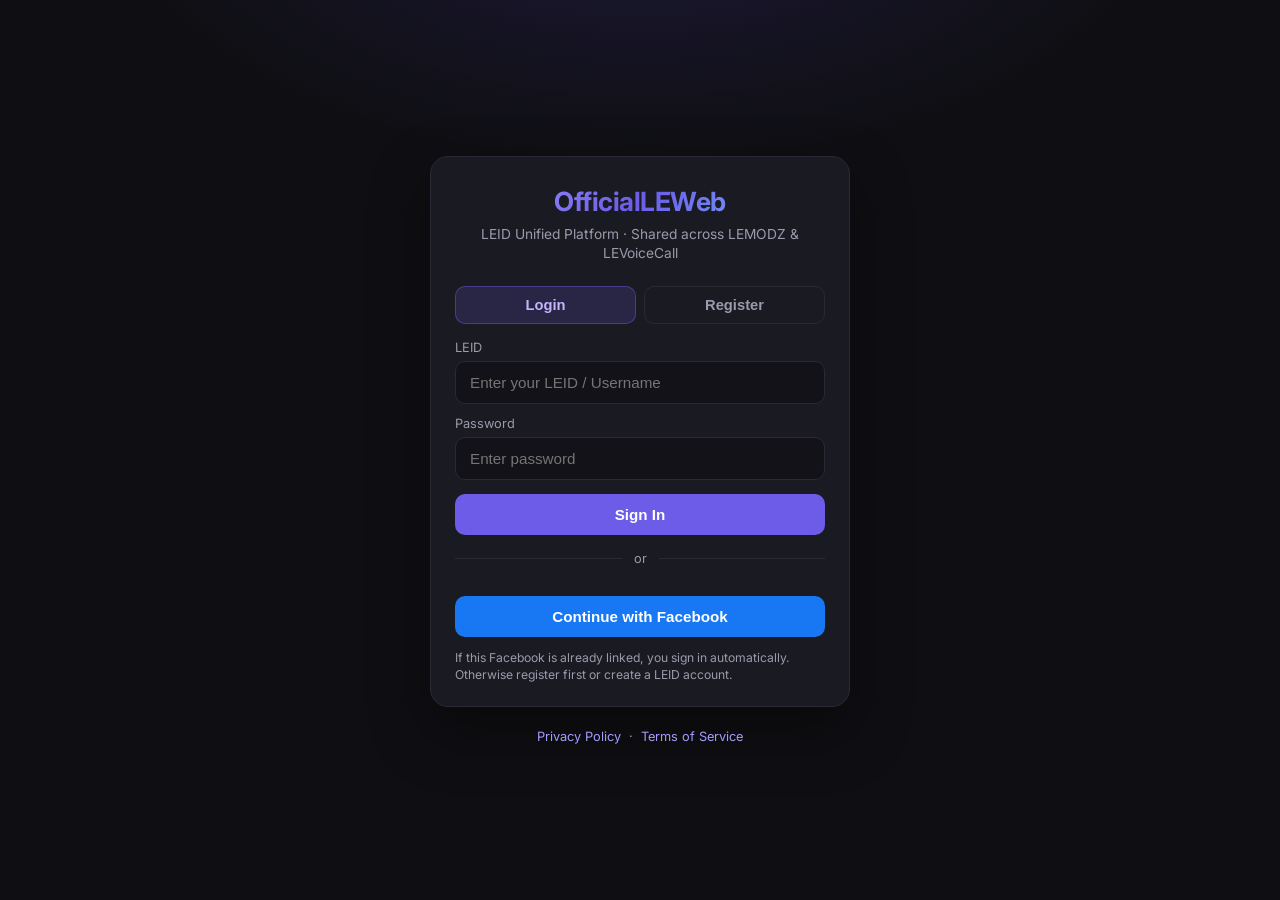
<file: index.html>
<!DOCTYPE html>
<html lang="en">
<head>
  <meta charset="UTF-8" />
  <meta name="viewport" content="width=device-width, initial-scale=1.0" />
  <title>OfficialLEWeb – LEID Login / Register</title>
  <link rel="stylesheet" href="styles.css" />
  <link rel="preconnect" href="https://fonts.googleapis.com" />
  <link href="https://fonts.googleapis.com/css2?family=Inter:wght@400;500;600;700&display=swap" rel="stylesheet" />
</head>
<body>
  <div class="auth-container">
    <div class="brand">
      <h1 class="brand-title">OfficialLEWeb</h1>
      <p>LEID Unified Platform · Shared across LEMODZ &amp; LEVoiceCall</p>
    </div>
    <div class="tabs">
      <button type="button" id="tab-login" class="tab active" onclick="showTab('login')">Login</button>
      <button type="button" id="tab-register" class="tab" onclick="showTab('register')">Register</button>
    </div>
    <div id="login-panel" class="panel active">
      <form id="login-form" onsubmit="handleLogin(event)">
        <label for="login-leid">LEID</label>
        <input type="text" id="login-leid" placeholder="Enter your LEID / Username" required autocomplete="username" />
        <label for="login-password">Password</label>
        <input type="password" id="login-password" placeholder="Enter password" required autocomplete="current-password" />
        <button type="submit" class="btn primary">Sign In</button>
      </form>
      <div class="divider"><span>or</span></div>
      <button type="button" class="btn facebook" onclick="handleFacebookLogin()">Continue with Facebook</button>
      <p class="hint">If this Facebook is already linked, you sign in automatically. Otherwise register first or create a LEID account.</p>
    </div>
    <div id="register-panel" class="panel">
      <form id="register-form" onsubmit="handleRegister(event)">
        <label for="reg-leid">LEID / Username</label>
        <input type="text" id="reg-leid" placeholder="Choose your LEID / Username" required autocomplete="username" />
        <label for="reg-password">Password</label>
        <input type="password" id="reg-password" placeholder="Create a password" required autocomplete="new-password" minlength="4" />
        <label for="reg-confirm">Confirm Password</label>
        <input type="password" id="reg-confirm" placeholder="Confirm password" required autocomplete="new-password" minlength="4" />
        <button type="submit" class="btn primary">Create Account</button>
      </form>
      <div class="divider"><span>or</span></div>
      <button type="button" class="btn facebook" onclick="handleFacebookRegister()">Sign up using Facebook</button>
      <p class="hint">Facebook name becomes your LEID. Same account works on LEVoiceCall and LEMODZ.</p>
    </div>
    <div id="message" class="message" hidden></div>
  </div>
  <p class="footer-links">
    <a href="main/Privacy.html">Privacy Policy</a>
    &nbsp;·&nbsp;
    <a href="main/ToS.html">Terms of Service</a>
  </p>
  <script>
    window.fbAsyncInit = function () {
      FB.init({ appId: "2338993963576572", cookie: true, xfbml: false, version: "v21.0" });
      FB.AppEvents.logPageView();
      window.fbReady = true;
    };
    (function (d, s, id) {
      var js, fjs = d.getElementsByTagName(s)[0];
      if (d.getElementById(id)) return;
      js = d.createElement(s); js.id = id;
      js.src = "https://connect.facebook.net/en_US/sdk.js";
      fjs.parentNode.insertBefore(js, fjs);
    }(document, "script", "facebook-jssdk"));
  </script>
  <script src="auth.js"></script>
</body>
</html>
</file>
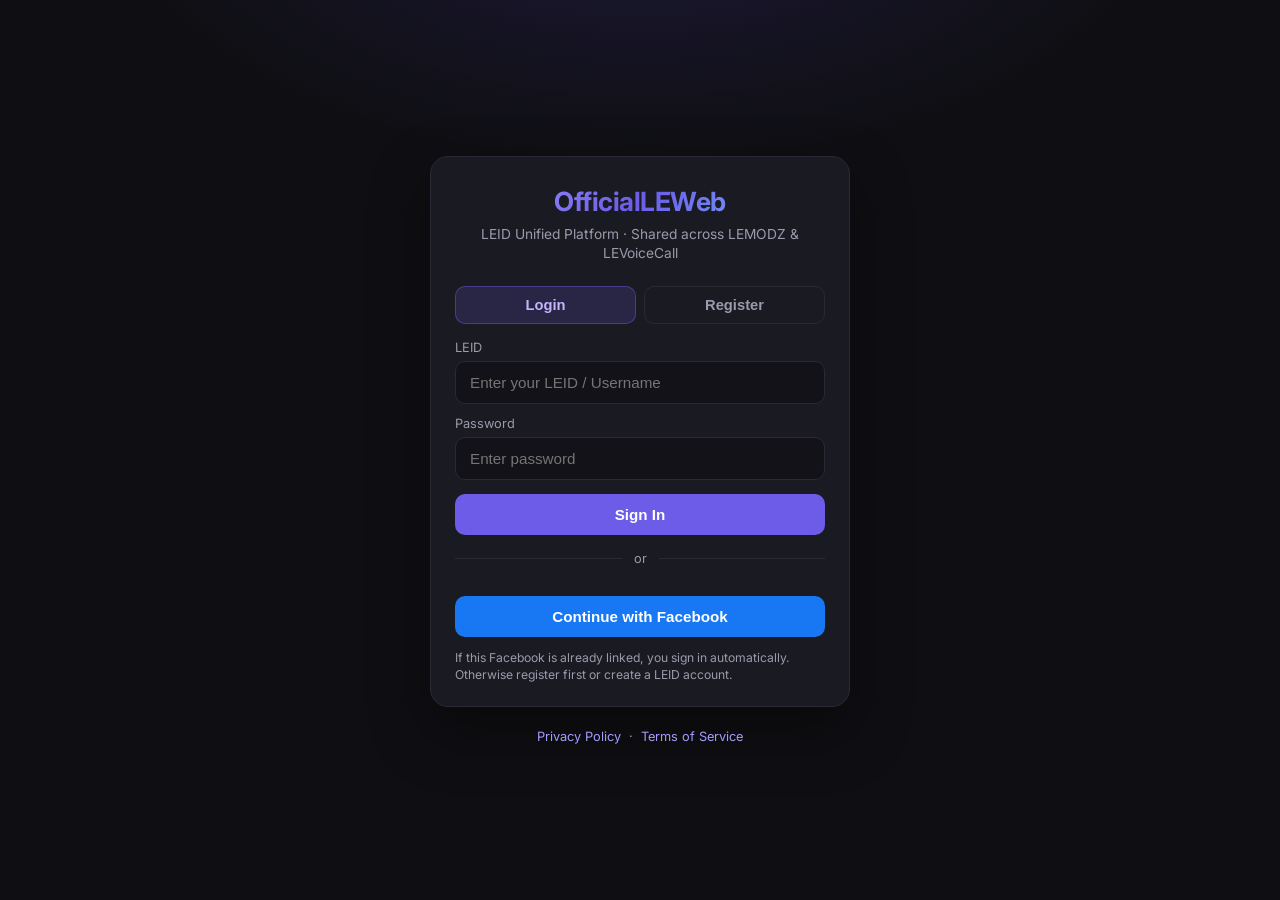
<file: main/Main.html>
<!DOCTYPE html>
<html lang="en">
<head>
  <meta charset="UTF-8" />
  <meta name="viewport" content="width=device-width, initial-scale=1.0" />
  <title>Dashboard – OfficialLEWeb</title>
  <link rel="stylesheet" href="/styles.css" />
  <link href="https://fonts.googleapis.com/css2?family=Inter:wght@400;500;600;700&display=swap" rel="stylesheet" />
</head>
<body class="dash-body">
  <header class="top-nav">
    <button type="button" class="icon-btn" id="menu-btn" aria-label="Open menu">☰</button>
    <div class="nav-title">OfficialLEWeb</div>
    <button type="button" class="profile-chip" id="profile-btn" aria-label="Profile">
      <span id="nav-leid">…</span>
    </button>
  </header>
  <div class="side-overlay" id="side-overlay"></div>
  <aside class="side-menu" id="side-menu" aria-hidden="true">
    <p style="font-weight:700;margin-bottom:12px;color:#c4b5fd">Menu</p>
    <a class="side-link active" href="Main.html">Home</a>
    <a class="side-link" href="#about" id="link-about">About</a>
    <a class="side-link" href="Privacy.html">Privacy Policy</a>
    <a class="side-link" href="ToS.html">Terms of Service</a>
    <button type="button" class="side-link danger" id="menu-logout">Logout</button>
  </aside>
  <main class="dash-main">
    <h1 class="welcome">Welcome, <span id="welcome-leid">LEID</span></h1>
    <p style="color:var(--muted);font-size:0.9rem;margin-bottom:8px">LEID Unified Platform · LEAI / LEStudio</p>
    <section class="section-card" id="sec-levc">
      <h3>LEVoiceCall <span class="badge off" id="badge-levc">Not Connected</span></h3>
      <p style="color:var(--muted);font-size:0.88rem">Independent voice &amp; video rooms.</p>
      <a class="btn-sm" href="https://le-voice-call.vercel.app/" target="_blank" rel="noopener">Open LEVoiceCall</a>
      <button type="button" class="btn-sm primary" id="btn-connect-levc">Connect LEID to LEVoiceCall</button>
      <a class="btn-sm" href="https://le-voice-call.vercel.app/main/main.html" target="_blank" rel="noopener">Go to LEVoiceCall Main</a>
    </section>
    <section class="section-card" id="sec-lemodz">
      <h3>LEMODZ <span class="badge off" id="badge-lemodz">Not Connected</span></h3>
      <p style="color:var(--muted);font-size:0.88rem">Minecraft Bedrock mods library.</p>
      <a class="btn-sm" href="https://lemodz-official-site.vercel.app/main.html" target="_blank" rel="noopener">Open LEMODZ</a>
      <button type="button" class="btn-sm primary" id="btn-connect-lemodz">Connect LEID to LEMODZ</button>
    </section>
    <section class="section-card" id="about">
      <h3>About</h3>
      <p style="color:var(--muted);font-size:0.9rem;line-height:1.55">
        OfficialLEWeb is the LEID identity hub for LEStudio sites. One LEID works on LEMODZ and LEVoiceCall.
        Facebook Login uses Meta App <strong>LEID ACCOUNT</strong> (App ID <code>2338993963576572</code>).
        Same App ID is configured on all three sites for consistent identity. LEAI / LEStudio.
      </p>
    </section>
  </main>
  <div class="profile-modal" id="profile-modal" role="dialog" aria-label="Profile">
    <div class="profile-card">
      <h3 style="margin-bottom:10px">Profile</h3>
      <p><strong>LEID:</strong> <span id="p-leid">—</span></p>
      <p><strong>Facebook linked:</strong> <span id="p-fb">—</span></p>
      <p><strong>Facebook ID:</strong> <span id="p-fbid">—</span></p>
      <p><strong>LEVoiceCall:</strong> <span id="p-levc">—</span></p>
      <p><strong>LEMODZ:</strong> <span id="p-lemodz">—</span></p>
      <button type="button" class="btn primary" id="profile-close" style="margin-top:16px">Close</button>
      <button type="button" class="btn" id="profile-logout" style="margin-top:8px;background:transparent;border:1px solid var(--border);color:var(--error)">Logout</button>
    </div>
  </div>
  <script>
    (function () {
      function getSession() {
        try { return JSON.parse(localStorage.getItem("officialleweb_session") || "null"); } catch { return null; }
      }
      function clearSession() {
        localStorage.removeItem("officialleweb_session");
        localStorage.removeItem("leid_session");
        localStorage.removeItem("officialleweb_user");
      }
      function getLinks() {
        try { return JSON.parse(localStorage.getItem("officialleweb_links") || "{}"); } catch { return {}; }
      }
      function saveLinks(o) { localStorage.setItem("officialleweb_links", JSON.stringify(o)); }
      var session = getSession();
      if (!session || !session.leid) {
        window.location.replace("../index.html");
        return;
      }
      document.getElementById("nav-leid").textContent = session.leid;
      document.getElementById("welcome-leid").textContent = session.leid;
      document.getElementById("p-leid").textContent = session.leid;
      document.getElementById("p-fb").textContent = session.facebookId ? "Yes" : "No";
      document.getElementById("p-fbid").textContent = session.facebookId || "—";
      var links = getLinks();
      var key = String(session.leid).toLowerCase();
      if (!links[key]) links[key] = {};
      function refreshBadges() {
        var levc = !!(links[key] && links[key].levoicecall);
        var lemodz = !!(links[key] && links[key].lemodz);
        var b1 = document.getElementById("badge-levc");
        var b2 = document.getElementById("badge-lemodz");
        b1.textContent = levc ? "Connected" : "Not Connected";
        b1.className = "badge " + (levc ? "on" : "off");
        b2.textContent = lemodz ? "Connected" : "Not Connected";
        b2.className = "badge " + (lemodz ? "on" : "off");
        document.getElementById("p-levc").textContent = levc ? "Connected" : "Not Connected";
        document.getElementById("p-lemodz").textContent = lemodz ? "Connected" : "Not Connected";
      }
      refreshBadges();
      document.getElementById("btn-connect-levc").onclick = function () {
        links[key].levoicecall = true;
        links[key].facebookId = session.facebookId || links[key].facebookId || null;
        saveLinks(links);
        try {
          localStorage.setItem("levc_leid_link", JSON.stringify({
            leid: session.leid, facebookId: session.facebookId, linkedAt: new Date().toISOString(), site: "levoicecall"
          }));
        } catch (e) {}
        refreshBadges();
        alert("LEID linked to LEVoiceCall on this device. Open LEVoiceCall and use Continue with LEID if needed.");
      };
      document.getElementById("btn-connect-lemodz").onclick = function () {
        links[key].lemodz = true;
        links[key].facebookId = session.facebookId || links[key].facebookId || null;
        saveLinks(links);
        refreshBadges();
        alert("LEID linked to LEMODZ on this device. Open LEMODZ and use Continue with OfficialLEWeb LEID.");
      };
      function openMenu() {
        document.getElementById("side-menu").classList.add("open");
        document.getElementById("side-overlay").classList.add("show");
      }
      function closeMenu() {
        document.getElementById("side-menu").classList.remove("open");
        document.getElementById("side-overlay").classList.remove("show");
      }
      document.getElementById("menu-btn").onclick = openMenu;
      document.getElementById("side-overlay").onclick = closeMenu;
      function doLogout() {
        clearSession();
        try { if (typeof FB !== "undefined" && FB.getAuthResponse()) FB.logout(function () {}); } catch (e) {}
        window.location.replace("../index.html");
      }
      document.getElementById("menu-logout").onclick = doLogout;
      document.getElementById("profile-logout").onclick = doLogout;
      document.getElementById("profile-btn").onclick = function () {
        document.getElementById("profile-modal").classList.add("show");
      };
      document.getElementById("profile-close").onclick = function () {
        document.getElementById("profile-modal").classList.remove("show");
      };
    })();
  </script>
</body>
</html>
</file>
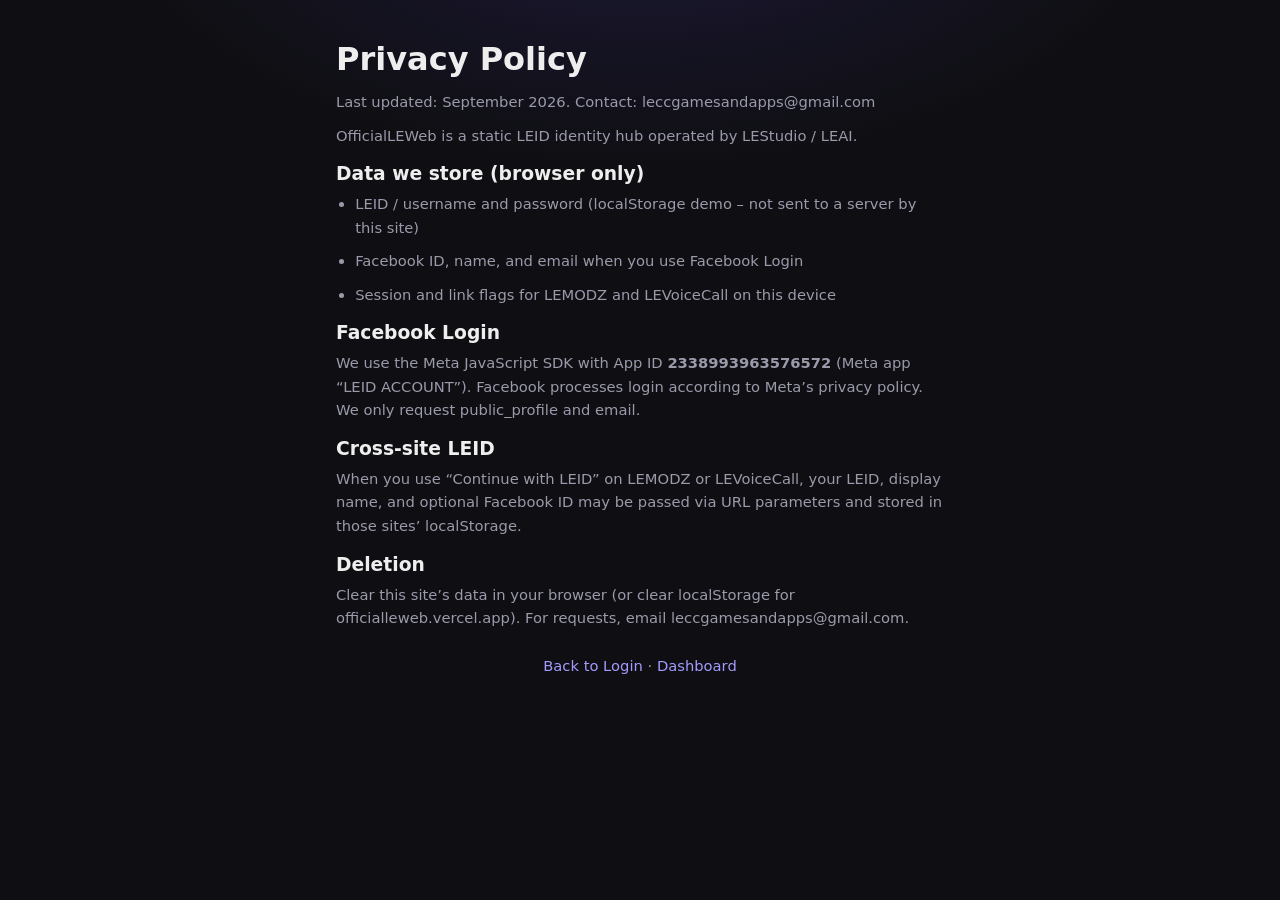
<file: main/Privacy.html>
<!DOCTYPE html>
<html lang="en">
<head>
  <meta charset="UTF-8" />
  <meta name="viewport" content="width=device-width, initial-scale=1.0" />
  <title>Privacy Policy – OfficialLEWeb</title>
  <link rel="stylesheet" href="/styles.css" />
</head>
<body class="dash-body">
  <div class="legal-wrap">
    <h1>Privacy Policy</h1>
    <p>Last updated: September 2026. Contact: leccgamesandapps@gmail.com</p>
    <p>OfficialLEWeb is a static LEID identity hub operated by LEStudio / LEAI.</p>
    <h3 style="margin:16px 0 8px;color:#eee">Data we store (browser only)</h3>
    <ul>
      <li>LEID / username and password (localStorage demo – not sent to a server by this site)</li>
      <li>Facebook ID, name, and email when you use Facebook Login</li>
      <li>Session and link flags for LEMODZ and LEVoiceCall on this device</li>
    </ul>
    <h3 style="margin:16px 0 8px;color:#eee">Facebook Login</h3>
    <p>We use the Meta JavaScript SDK with App ID <strong>2338993963576572</strong> (Meta app “LEID ACCOUNT”). Facebook processes login according to Meta’s privacy policy. We only request public_profile and email.</p>
    <h3 style="margin:16px 0 8px;color:#eee">Cross-site LEID</h3>
    <p>When you use “Continue with LEID” on LEMODZ or LEVoiceCall, your LEID, display name, and optional Facebook ID may be passed via URL parameters and stored in those sites’ localStorage.</p>
    <h3 style="margin:16px 0 8px;color:#eee">Deletion</h3>
    <p>Clear this site’s data in your browser (or clear localStorage for officialleweb.vercel.app). For requests, email leccgamesandapps@gmail.com.</p>
    <p class="footer-links" style="margin-top:24px"><a href="../index.html">Back to Login</a> · <a href="Main.html">Dashboard</a></p>
  </div>
</body>
</html>
</file>
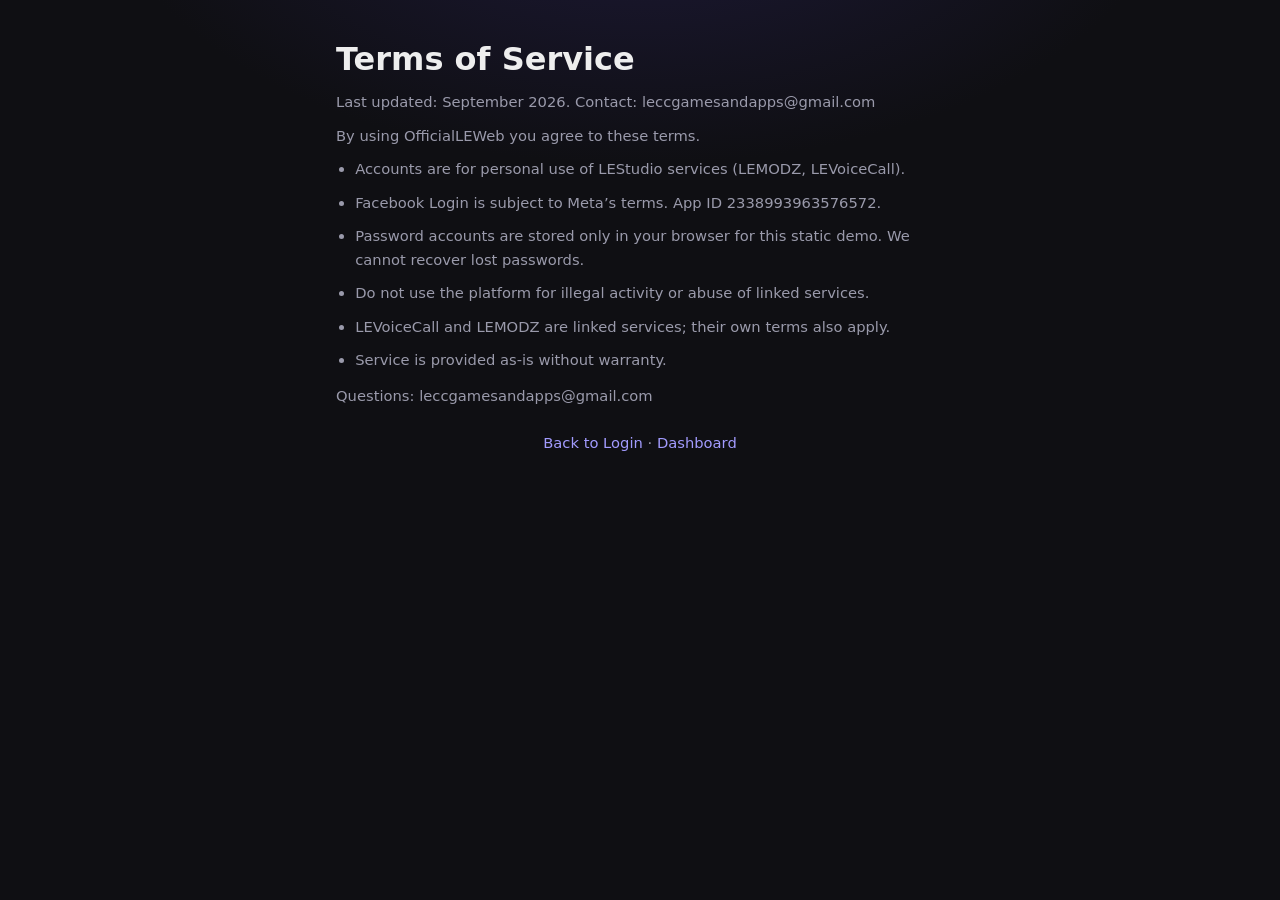
<file: main/ToS.html>
<!DOCTYPE html>
<html lang="en">
<head>
  <meta charset="UTF-8" />
  <meta name="viewport" content="width=device-width, initial-scale=1.0" />
  <title>Terms of Service – OfficialLEWeb</title>
  <link rel="stylesheet" href="/styles.css" />
</head>
<body class="dash-body">
  <div class="legal-wrap">
    <h1>Terms of Service</h1>
    <p>Last updated: September 2026. Contact: leccgamesandapps@gmail.com</p>
    <p>By using OfficialLEWeb you agree to these terms.</p>
    <ul>
      <li>Accounts are for personal use of LEStudio services (LEMODZ, LEVoiceCall).</li>
      <li>Facebook Login is subject to Meta’s terms. App ID 2338993963576572.</li>
      <li>Password accounts are stored only in your browser for this static demo. We cannot recover lost passwords.</li>
      <li>Do not use the platform for illegal activity or abuse of linked services.</li>
      <li>LEVoiceCall and LEMODZ are linked services; their own terms also apply.</li>
      <li>Service is provided as-is without warranty.</li>
    </ul>
    <p>Questions: leccgamesandapps@gmail.com</p>
    <p class="footer-links" style="margin-top:24px"><a href="../index.html">Back to Login</a> · <a href="Main.html">Dashboard</a></p>
  </div>
</body>
</html>
</file>
<file: styles.css>
:root {
  --bg: #0f0f13;
  --surface: #1a1a22;
  --border: #2a2a35;
  --text: #eee;
  --muted: #9a9aab;
  --primary: #6c5ce7;
  --primary-hover: #5a4bd6;
  --fb: #1877f2;
  --success: #3dd68c;
  --error: #ff6b6b;
}
* { box-sizing: border-box; margin: 0; padding: 0; }
body {
  font-family: Inter, system-ui, -apple-system, sans-serif;
  background: radial-gradient(ellipse 900px 500px at 50% -15%, #1e1a3a 0%, var(--bg) 60%);
  color: var(--text);
  min-height: 100vh;
  display: flex;
  flex-direction: column;
  align-items: center;
  justify-content: center;
  padding: 24px 16px;
}
.auth-container {
  width: 100%;
  max-width: 420px;
  background: var(--surface);
  border: 1px solid var(--border);
  border-radius: 18px;
  padding: 28px 24px 22px;
  box-shadow: 0 24px 60px rgba(0,0,0,.4);
}
.brand { text-align: center; margin-bottom: 22px; }
.brand-title {
  font-size: 1.65rem;
  font-weight: 700;
  background: linear-gradient(135deg, #a29bfe, #6c5ce7, #74b9ff);
  -webkit-background-clip: text;
  background-clip: text;
  color: transparent;
  letter-spacing: -0.02em;
}
.brand p { color: var(--muted); font-size: 0.86rem; margin-top: 8px; line-height: 1.4; }
.tabs { display: flex; gap: 8px; margin-bottom: 16px; }
.tab {
  flex: 1; padding: 10px; border-radius: 10px; border: 1px solid var(--border);
  background: transparent; color: var(--muted); font-weight: 600; cursor: pointer; font-size: 0.92rem;
}
.tab.active { background: rgba(108,92,231,.18); color: #c4b5fd; border-color: rgba(108,92,231,.45); }
.panel { display: none; }
.panel.active { display: block; }
label { display: block; font-size: 0.8rem; color: var(--muted); margin: 12px 0 6px; }
input {
  width: 100%; padding: 12px 14px; border-radius: 10px;
  border: 1px solid var(--border); background: #121218; color: var(--text); font-size: 0.95rem;
}
input:focus { outline: none; border-color: var(--primary); box-shadow: 0 0 0 3px rgba(108,92,231,.22); }
.btn {
  width: 100%; padding: 12px 16px; border-radius: 10px; border: none;
  font-weight: 600; font-size: 0.95rem; cursor: pointer; margin-top: 14px;
}
.btn.primary { background: var(--primary); color: #fff; }
.btn.primary:hover { background: var(--primary-hover); }
.btn.facebook { background: var(--fb); color: #fff; }
.btn.facebook:hover { filter: brightness(1.08); }
.divider {
  display: flex; align-items: center; gap: 12px; margin: 16px 0;
  color: var(--muted); font-size: 0.8rem;
}
.divider::before, .divider::after { content: ""; flex: 1; height: 1px; background: var(--border); }
.hint { margin-top: 12px; font-size: 0.76rem; color: var(--muted); line-height: 1.45; }
.message {
  margin-top: 14px; padding: 10px 12px; border-radius: 10px; font-size: 0.88rem;
}
.message.error { background: rgba(255,107,107,.12); color: var(--error); border: 1px solid rgba(255,107,107,.3); }
.message.success { background: rgba(61,214,140,.12); color: var(--success); border: 1px solid rgba(61,214,140,.3); }
.footer-links {
  margin-top: 22px; font-size: 0.8rem; color: var(--muted); text-align: center;
}
.footer-links a { color: #a29bfe; text-decoration: none; }
.footer-links a:hover { text-decoration: underline; }
.dash-body { justify-content: flex-start; padding-top: 0; }
.top-nav {
  position: sticky; top: 0; z-index: 40;
  display: flex; align-items: center; justify-content: space-between;
  width: 100%; max-width: 720px; margin: 0 auto; padding: 12px 16px;
  background: rgba(15,15,19,.92); backdrop-filter: blur(10px); border-bottom: 1px solid var(--border);
}
.icon-btn {
  background: transparent; border: 1px solid var(--border); color: var(--text);
  width: 40px; height: 40px; border-radius: 10px; cursor: pointer; font-size: 1.1rem;
}
.nav-title { font-weight: 700; color: #c4b5fd; }
.profile-chip {
  display: flex; align-items: center; gap: 8px; padding: 6px 12px;
  background: var(--surface); border: 1px solid var(--border); border-radius: 999px;
  color: var(--text); cursor: pointer; font-size: 0.85rem;
}
.side-menu {
  position: fixed; inset: 0 40% 0 0; max-width: 280px; background: var(--surface);
  border-right: 1px solid var(--border); z-index: 50; transform: translateX(-100%);
  transition: transform .25s ease; padding: 20px 16px;
}
.side-menu.open { transform: translateX(0); }
.side-overlay {
  position: fixed; inset: 0; background: rgba(0,0,0,.5); z-index: 45; display: none;
}
.side-overlay.show { display: block; }
.side-link {
  display: block; width: 100%; text-align: left; padding: 12px 14px; margin-bottom: 4px;
  background: transparent; border: none; color: var(--text); border-radius: 10px;
  cursor: pointer; font-size: 0.95rem; text-decoration: none;
}
.side-link:hover, .side-link.active { background: rgba(108,92,231,.15); color: #c4b5fd; }
.side-link.danger { color: var(--error); }
.dash-main { width: 100%; max-width: 720px; margin: 0 auto; padding: 24px 16px 48px; }
.welcome { font-size: 1.4rem; margin-bottom: 6px; }
.section-card {
  background: var(--surface); border: 1px solid var(--border); border-radius: 14px;
  padding: 18px; margin-top: 16px;
}
.section-card h3 { margin-bottom: 8px; font-size: 1.05rem; }
.badge {
  display: inline-block; padding: 3px 10px; border-radius: 999px; font-size: 0.72rem; font-weight: 600;
}
.badge.on { background: rgba(61,214,140,.15); color: var(--success); }
.badge.off { background: rgba(154,154,171,.12); color: var(--muted); }
.btn-sm {
  display: inline-block; margin-top: 10px; margin-right: 8px; padding: 8px 14px;
  border-radius: 8px; border: 1px solid var(--border); background: #121218;
  color: #c4b5fd; text-decoration: none; font-size: 0.85rem; cursor: pointer;
}
.btn-sm.primary { background: var(--primary); border-color: var(--primary); color: #fff; }
.profile-modal {
  position: fixed; inset: 0; background: rgba(0,0,0,.65); z-index: 60;
  display: none; align-items: center; justify-content: center; padding: 16px;
}
.profile-modal.show { display: flex; }
.profile-card {
  background: var(--surface); border: 1px solid var(--border); border-radius: 16px;
  padding: 22px; width: 100%; max-width: 360px;
}
.legal-wrap { max-width: 640px; margin: 40px auto; padding: 0 16px 40px; }
.legal-wrap h1 { margin-bottom: 12px; }
.legal-wrap p, .legal-wrap li { color: var(--muted); line-height: 1.6; margin-bottom: 10px; font-size: 0.92rem; }
.legal-wrap ul { padding-left: 1.2rem; margin-bottom: 12px; }
</file>
